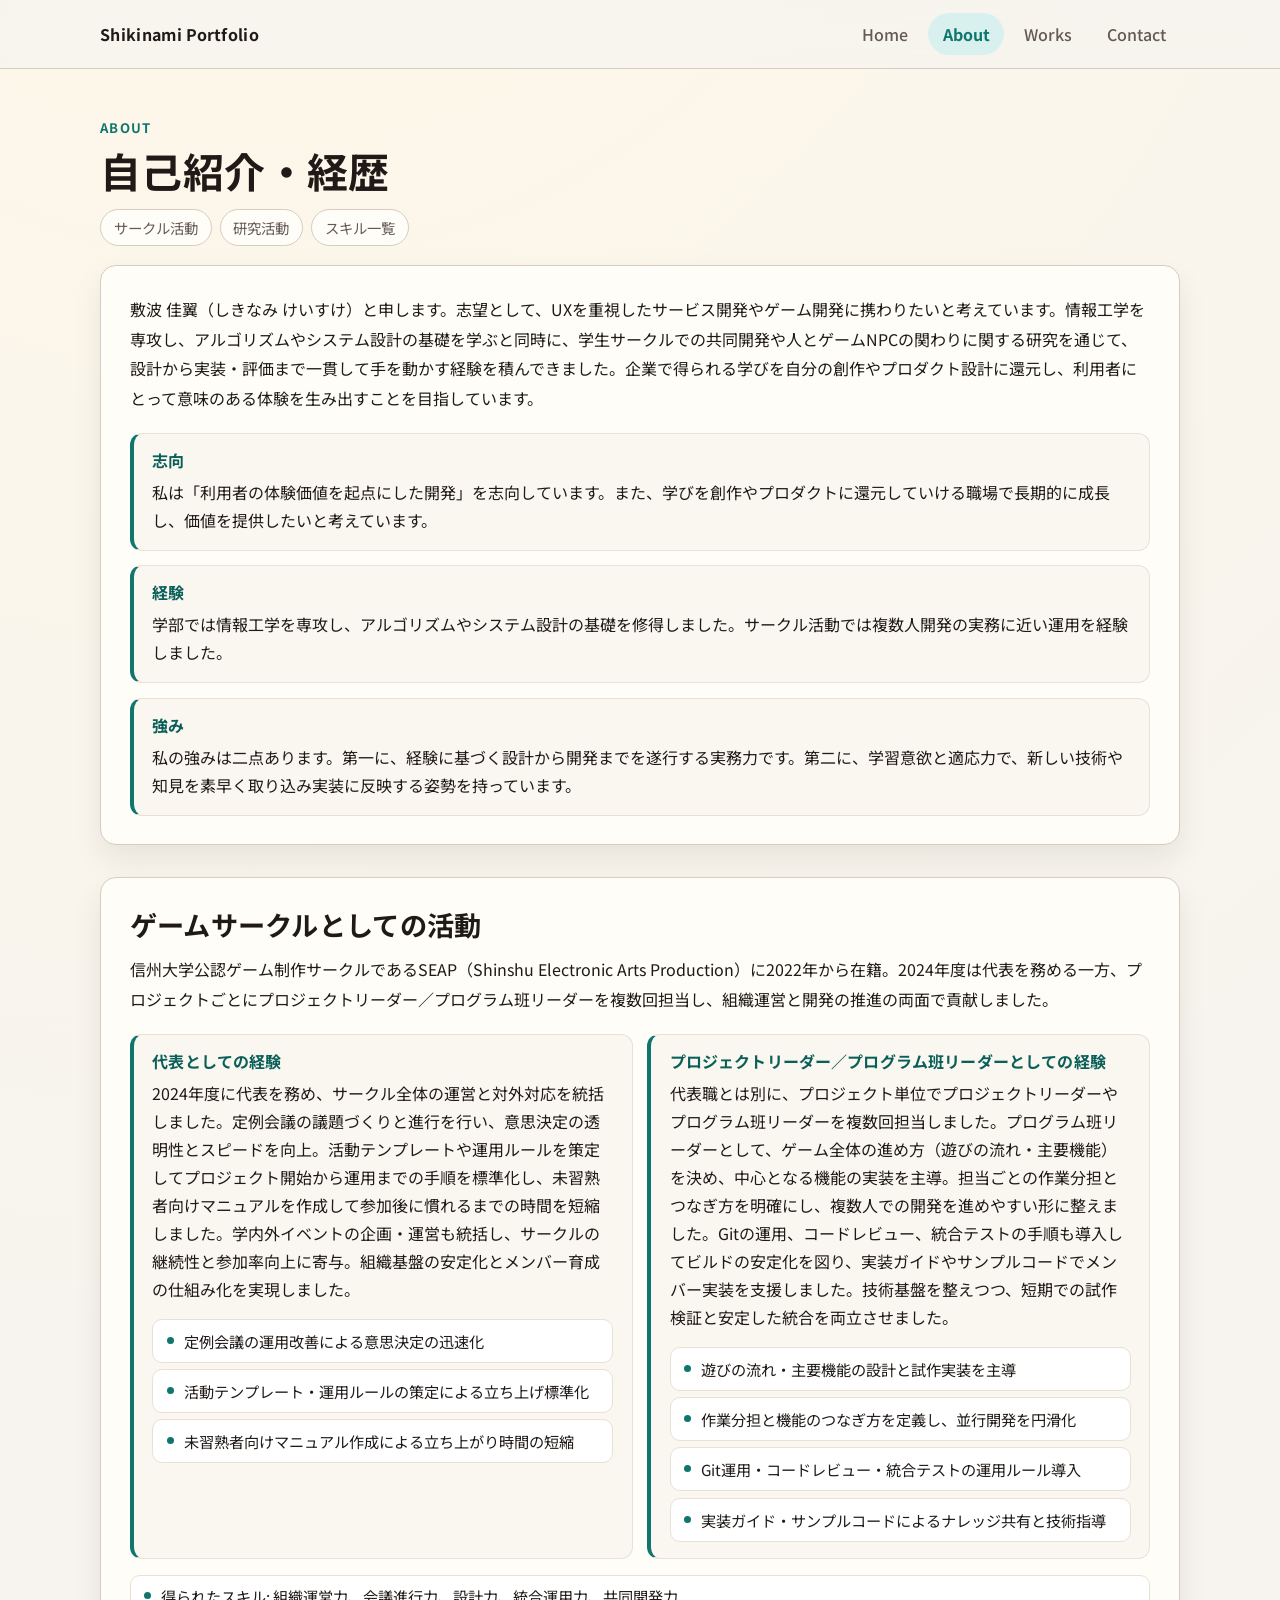
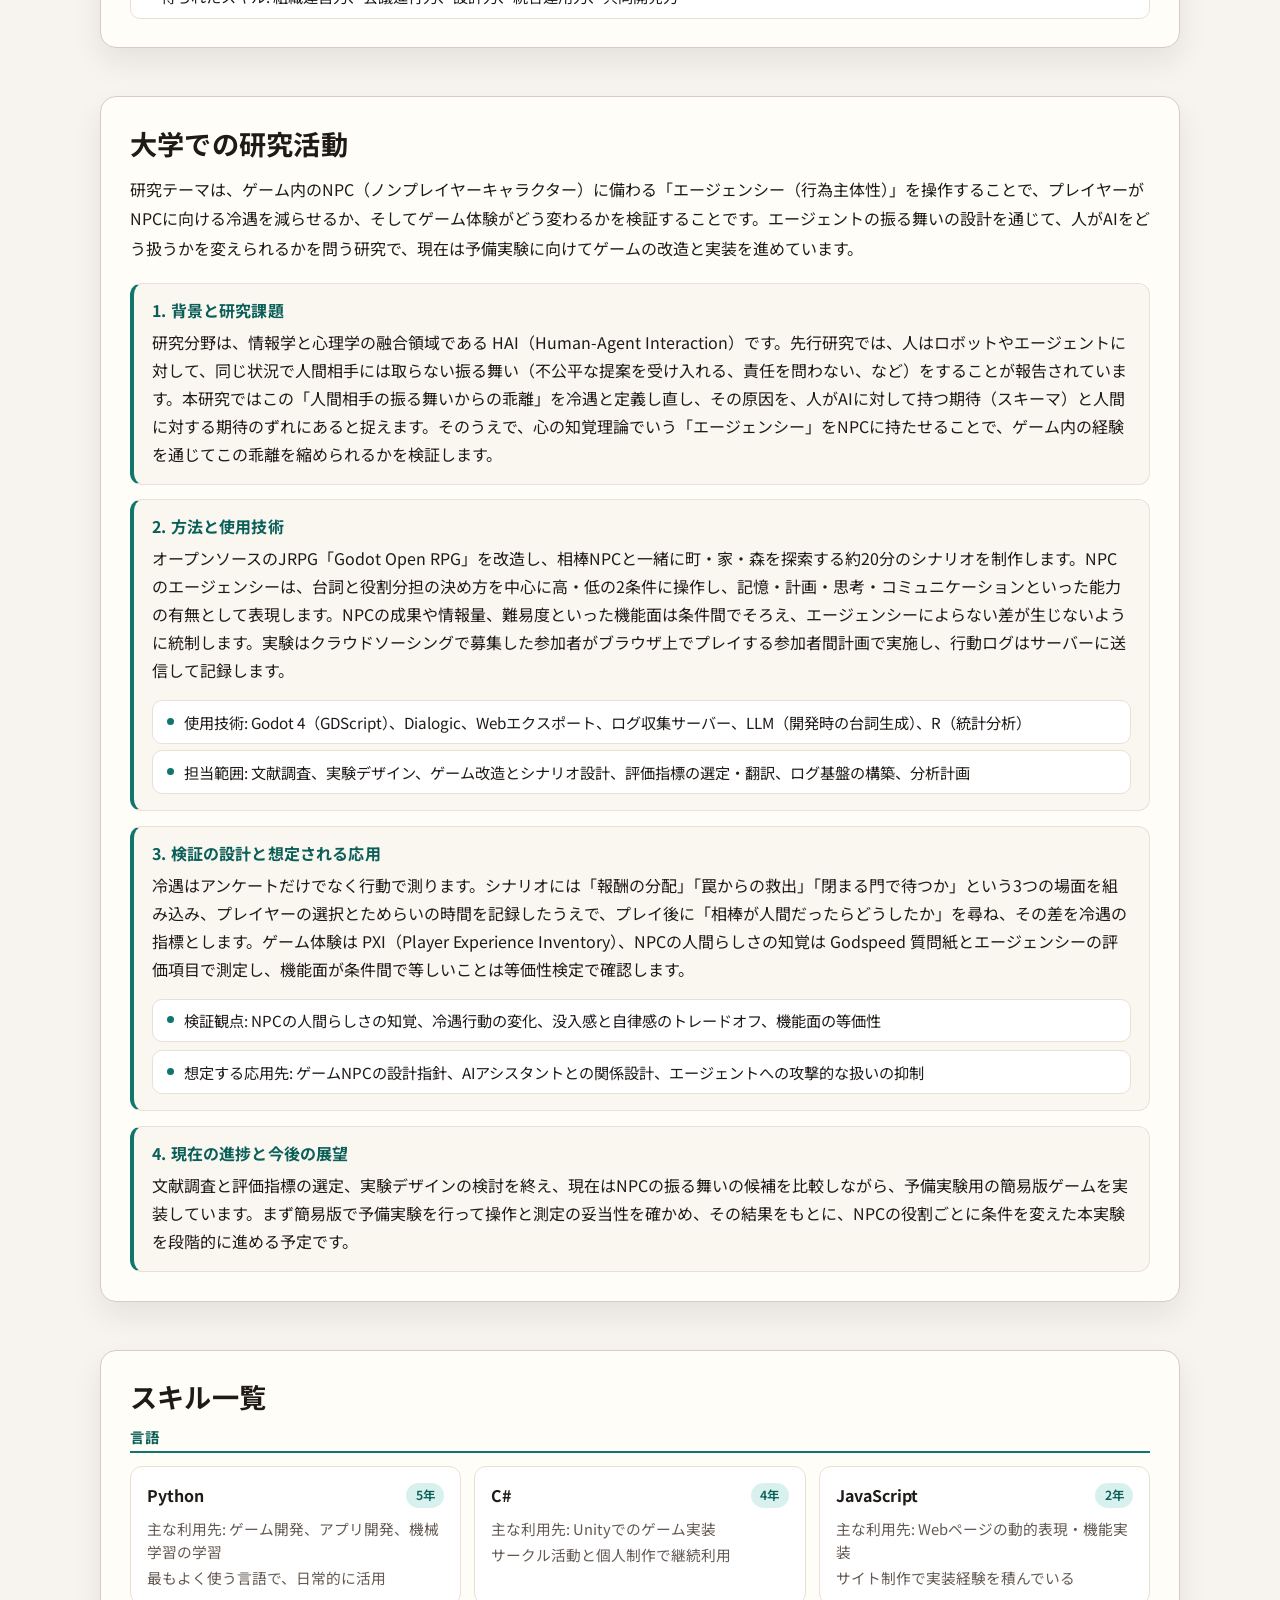
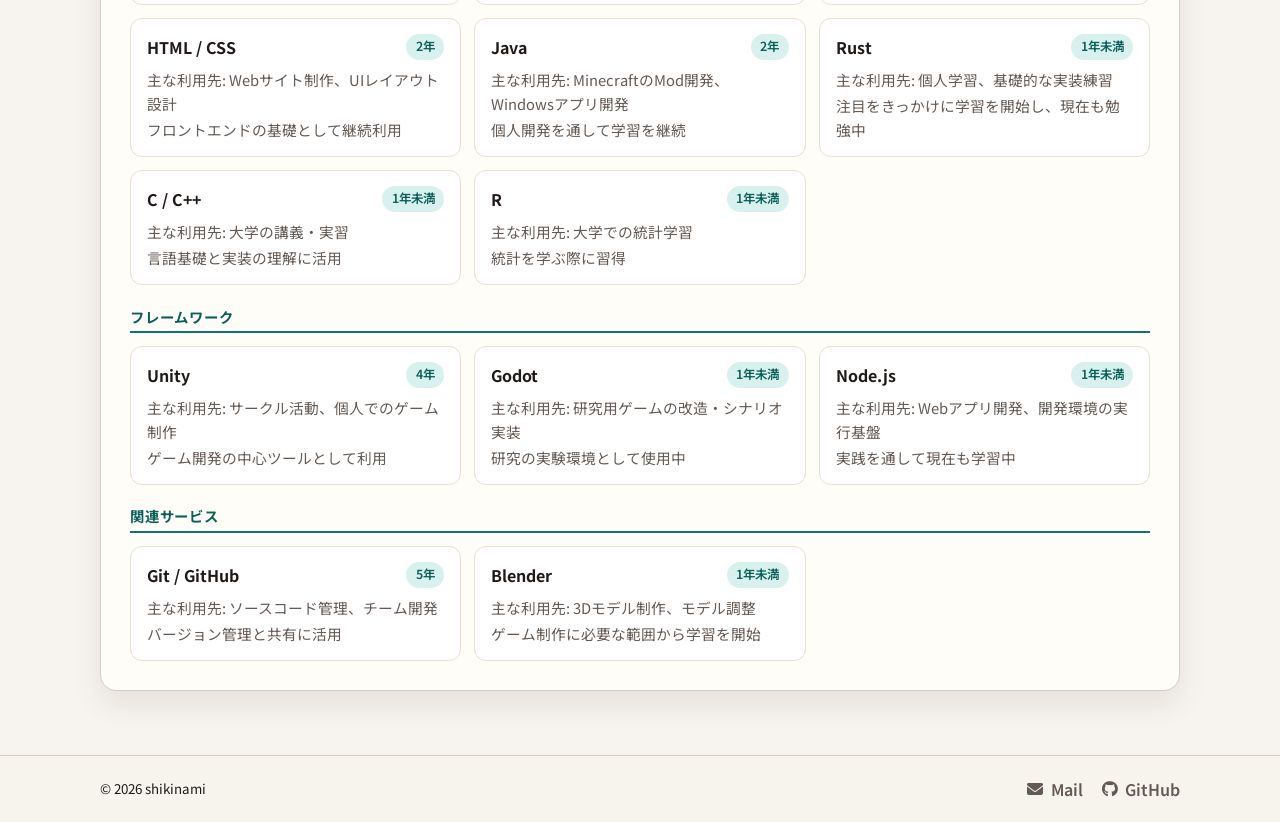
<file: about/index.html>
<!doctype html>
<html lang="ja">
<head>
    <meta charset="UTF-8" />
    <meta name="viewport" content="width=device-width, initial-scale=1.0" />
    <title>About | Shikinami Portfolio</title>
    <meta name="description" content="自己紹介、経歴、スキル、得意分野を紹介するページです。" />
    <link rel="icon" type="image/svg+xml" href="../common/favicon.svg" />
    <link rel="preconnect" href="https://fonts.googleapis.com" />
    <link rel="preconnect" href="https://fonts.gstatic.com" crossorigin />
    <link rel="stylesheet" href="https://fonts.googleapis.com/css2?family=Noto+Sans+JP:wght@400;500;700&display=swap" />
    <link rel="stylesheet" href="../common/css/base.css" />
    <link rel="stylesheet" href="style.css" />
</head>

<body data-page="about">
    <div data-include="../common/components/header.html"></div>

    <main>
        <section class="section">
            <div class="container">
                <p class="eyebrow">About</p>
                <h1>自己紹介・経歴</h1>
                <nav class="about-nav" aria-label="About内のセクション移動">
                    <a href="#circle-activity">サークル活動</a>
                    <a href="#research-activity">研究活動</a>
                    <a href="#skills">スキル一覧</a>
                </nav>
                <article class="card" id="profile-overview">
                    <p class="summary-lead">
                        敷波 佳翼（しきなみ けいすけ）と申します。志望として、UXを重視したサービス開発やゲーム開発に携わりたいと考えています。情報工学を専攻し、アルゴリズムやシステム設計の基礎を学ぶと同時に、学生サークルでの共同開発や人とゲームNPCの関わりに関する研究を通じて、設計から実装・評価まで一貫して手を動かす経験を積んできました。企業で得られる学びを自分の創作やプロダクト設計に還元し、利用者にとって意味のある体験を生み出すことを目指しています。
                    </p>

                    <div class="profile-flow">
                        <section class="profile-step">
                            <h3>志向</h3>
                            <p>
                                私は「利用者の体験価値を起点にした開発」を志向しています。また、学びを創作やプロダクトに還元していける職場で長期的に成長し、価値を提供したいと考えています。
                            </p>
                        </section>

                        <section class="profile-step">
                            <h3>経験</h3>
                            <p>
                                学部では情報工学を専攻し、アルゴリズムやシステム設計の基礎を修得しました。サークル活動では複数人開発の実務に近い運用を経験しました。
                            </p>
                        </section>

                        <section class="profile-step">
                            <h3>強み</h3>
                            <p>
                                私の強みは二点あります。第一に、経験に基づく設計から開発までを遂行する実務力です。第二に、学習意欲と適応力で、新しい技術や知見を素早く取り込み実装に反映する姿勢を持っています。
                            </p>
                        </section>
                    </div>
                </article>
            </div>
        </section>

        <section class="section">
            <div class="container">
                <article class="card">
                    <h2 id="circle-activity">ゲームサークルとしての活動</h2>
                    <p class="summary-lead">
                        信州大学公認ゲーム制作サークルであるSEAP（Shinshu Electronic Arts Production）に2022年から在籍。2024年度は代表を務める一方、プロジェクトごとにプロジェクトリーダー／プログラム班リーダーを複数回担当し、組織運営と開発の推進の両面で貢献しました。
                    </p>

                    <div class="role-grid">
                        <section class="role-card">
                            <h3>代表としての経験</h3>
                            <p>
                                2024年度に代表を務め、サークル全体の運営と対外対応を統括しました。定例会議の議題づくりと進行を行い、意思決定の透明性とスピードを向上。活動テンプレートや運用ルールを策定してプロジェクト開始から運用までの手順を標準化し、未習熟者向けマニュアルを作成して参加後に慣れるまでの時間を短縮しました。学内外イベントの企画・運営も統括し、サークルの継続性と参加率向上に寄与。組織基盤の安定化とメンバー育成の仕組み化を実現しました。
                            </p>
                            <ul class="list feature-list compact-list">
                                <li>定例会議の運用改善による意思決定の迅速化</li>
                                <li>活動テンプレート・運用ルールの策定による立ち上げ標準化</li>
                                <li>未習熟者向けマニュアル作成による立ち上がり時間の短縮</li>
                            </ul>
                        </section>

                        <section class="role-card">
                            <h3>プロジェクトリーダー／プログラム班リーダーとしての経験</h3>
                            <p>
                                代表職とは別に、プロジェクト単位でプロジェクトリーダーやプログラム班リーダーを複数回担当しました。プログラム班リーダーとして、ゲーム全体の進め方（遊びの流れ・主要機能）を決め、中心となる機能の実装を主導。担当ごとの作業分担とつなぎ方を明確にし、複数人での開発を進めやすい形に整えました。Gitの運用、コードレビュー、統合テストの手順も導入してビルドの安定化を図り、実装ガイドやサンプルコードでメンバー実装を支援しました。技術基盤を整えつつ、短期での試作検証と安定した統合を両立させました。
                            </p>
                            <ul class="list feature-list compact-list">
                                <li>遊びの流れ・主要機能の設計と試作実装を主導</li>
                                <li>作業分担と機能のつなぎ方を定義し、並行開発を円滑化</li>
                                <li>Git運用・コードレビュー・統合テストの運用ルール導入</li>
                                <li>実装ガイド・サンプルコードによるナレッジ共有と技術指導</li>
                            </ul>
                        </section>
                    </div>

                    <ul class="list card-bullet-list">
                        <li>得られたスキル: 組織運営力、会議進行力、設計力、統合運用力、共同開発力</li>
                    </ul>

                </article>
            </div>
        </section>

        <section class="section">
            <div class="container">
                <article class="card">
                    <h2 id="research-activity">大学での研究活動</h2>
                    <p class="summary-lead">
                        研究テーマは、ゲーム内のNPC（ノンプレイヤーキャラクター）に備わる「エージェンシー（行為主体性）」を操作することで、プレイヤーがNPCに向ける冷遇を減らせるか、そしてゲーム体験がどう変わるかを検証することです。エージェントの振る舞いの設計を通じて、人がAIをどう扱うかを変えられるかを問う研究で、現在は予備実験に向けてゲームの改造と実装を進めています。
                    </p>

                    <div class="research-flow">
                        <section class="research-step">
                            <h3>1. 背景と研究課題</h3>
                            <p>
                                研究分野は、情報学と心理学の融合領域である HAI（Human-Agent Interaction）です。先行研究では、人はロボットやエージェントに対して、同じ状況で人間相手には取らない振る舞い（不公平な提案を受け入れる、責任を問わない、など）をすることが報告されています。本研究ではこの「人間相手の振る舞いからの乖離」を冷遇と定義し直し、その原因を、人がAIに対して持つ期待（スキーマ）と人間に対する期待のずれにあると捉えます。そのうえで、心の知覚理論でいう「エージェンシー」をNPCに持たせることで、ゲーム内の経験を通じてこの乖離を縮められるかを検証します。
                            </p>
                        </section>

                        <section class="research-step">
                            <h3>2. 方法と使用技術</h3>
                            <p>
                                オープンソースのJRPG「Godot Open RPG」を改造し、相棒NPCと一緒に町・家・森を探索する約20分のシナリオを制作します。NPCのエージェンシーは、台詞と役割分担の決め方を中心に高・低の2条件に操作し、記憶・計画・思考・コミュニケーションといった能力の有無として表現します。NPCの成果や情報量、難易度といった機能面は条件間でそろえ、エージェンシーによらない差が生じないように統制します。実験はクラウドソーシングで募集した参加者がブラウザ上でプレイする参加者間計画で実施し、行動ログはサーバーに送信して記録します。
                            </p>
                            <ul class="list feature-list compact-list">
                                <li>使用技術: Godot 4（GDScript）、Dialogic、Webエクスポート、ログ収集サーバー、LLM（開発時の台詞生成）、R（統計分析）</li>
                                <li>担当範囲: 文献調査、実験デザイン、ゲーム改造とシナリオ設計、評価指標の選定・翻訳、ログ基盤の構築、分析計画</li>
                            </ul>
                        </section>

                        <section class="research-step">
                            <h3>3. 検証の設計と想定される応用</h3>
                            <p>
                                冷遇はアンケートだけでなく行動で測ります。シナリオには「報酬の分配」「罠からの救出」「閉まる門で待つか」という3つの場面を組み込み、プレイヤーの選択とためらいの時間を記録したうえで、プレイ後に「相棒が人間だったらどうしたか」を尋ね、その差を冷遇の指標とします。ゲーム体験は PXI（Player Experience Inventory）、NPCの人間らしさの知覚は Godspeed 質問紙とエージェンシーの評価項目で測定し、機能面が条件間で等しいことは等価性検定で確認します。
                            </p>
                            <ul class="list card-bullet-list">
                                <li>検証観点: NPCの人間らしさの知覚、冷遇行動の変化、没入感と自律感のトレードオフ、機能面の等価性</li>
                                <li>想定する応用先: ゲームNPCの設計指針、AIアシスタントとの関係設計、エージェントへの攻撃的な扱いの抑制</li>
                            </ul>
                        </section>

                        <section class="research-step">
                            <h3>4. 現在の進捗と今後の展望</h3>
                            <p>
                                文献調査と評価指標の選定、実験デザインの検討を終え、現在はNPCの振る舞いの候補を比較しながら、予備実験用の簡易版ゲームを実装しています。まず簡易版で予備実験を行って操作と測定の妥当性を確かめ、その結果をもとに、NPCの役割ごとに条件を変えた本実験を段階的に進める予定です。
                            </p>
                        </section>
                    </div>
                </article>
            </div>
        </section>

        <section class="section">
            <div class="container">
                <article class="card">
                    <h2 id="skills">スキル一覧</h2>

                    <div class="skill-category">
                        <h3>言語</h3>
                        <ul class="skill-list">
                            <li>
                                <div class="skill-head">
                                    <p class="skill-name">Python</p>
                                    <span class="skill-years">5年</span>
                                </div>
                                <p class="skill-meta">主な利用先: ゲーム開発、アプリ開発、機械学習の学習</p>
                                <p class="skill-meta">最もよく使う言語で、日常的に活用</p>
                            </li>
                            <li>
                                <div class="skill-head">
                                    <p class="skill-name">C#</p>
                                    <span class="skill-years">4年</span>
                                </div>
                                <p class="skill-meta">主な利用先: Unityでのゲーム実装</p>
                                <p class="skill-meta">サークル活動と個人制作で継続利用</p>
                            </li>
                            <li>
                                <div class="skill-head">
                                    <p class="skill-name">JavaScript</p>
                                    <span class="skill-years">2年</span>
                                </div>
                                <p class="skill-meta">主な利用先: Webページの動的表現・機能実装</p>
                                <p class="skill-meta">サイト制作で実装経験を積んでいる</p>
                            </li>
                            <li>
                                <div class="skill-head">
                                    <p class="skill-name">HTML / CSS</p>
                                    <span class="skill-years">2年</span>
                                </div>
                                <p class="skill-meta">主な利用先: Webサイト制作、UIレイアウト設計</p>
                                <p class="skill-meta">フロントエンドの基礎として継続利用</p>
                            </li>
                            <li>
                                <div class="skill-head">
                                    <p class="skill-name">Java</p>
                                    <span class="skill-years">2年</span>
                                </div>
                                <p class="skill-meta">主な利用先: MinecraftのMod開発、Windowsアプリ開発</p>
                                <p class="skill-meta">個人開発を通して学習を継続</p>
                            </li>
                            <li>
                                <div class="skill-head">
                                    <p class="skill-name">Rust</p>
                                    <span class="skill-years">1年未満</span>
                                </div>
                                <p class="skill-meta">主な利用先: 個人学習、基礎的な実装練習</p>
                                <p class="skill-meta">注目をきっかけに学習を開始し、現在も勉強中</p>
                            </li>
                            <li>
                                <div class="skill-head">
                                    <p class="skill-name">C / C++</p>
                                    <span class="skill-years">1年未満</span>
                                </div>
                                <p class="skill-meta">主な利用先: 大学の講義・実習</p>
                                <p class="skill-meta">言語基礎と実装の理解に活用</p>
                            </li>
                            <li>
                                <div class="skill-head">
                                    <p class="skill-name">R</p>
                                    <span class="skill-years">1年未満</span>
                                </div>
                                <p class="skill-meta">主な利用先: 大学での統計学習</p>
                                <p class="skill-meta">統計を学ぶ際に習得</p>
                            </li>

                        </ul>
                    </div>

                    <div class="skill-category">
                        <h3>フレームワーク</h3>
                        <ul class="skill-list">
                            <li>
                                <div class="skill-head">
                                    <p class="skill-name">Unity</p>
                                    <span class="skill-years">4年</span>
                                </div>
                                <p class="skill-meta">主な利用先: サークル活動、個人でのゲーム制作</p>
                                <p class="skill-meta">ゲーム開発の中心ツールとして利用</p>
                            </li>
                            <li>
                                <div class="skill-head">
                                    <p class="skill-name">Godot</p>
                                    <span class="skill-years">1年未満</span>
                                </div>
                                <p class="skill-meta">主な利用先: 研究用ゲームの改造・シナリオ実装</p>
                                <p class="skill-meta">研究の実験環境として使用中</p>
                            </li>
                            <li>
                                <div class="skill-head">
                                    <p class="skill-name">Node.js</p>
                                    <span class="skill-years">1年未満</span>
                                </div>
                                <p class="skill-meta">主な利用先: Webアプリ開発、開発環境の実行基盤</p>
                                <p class="skill-meta">実践を通して現在も学習中</p>
                            </li>
                        </ul>
                    </div>

                    <div class="skill-category">
                        <h3>関連サービス</h3>
                        <ul class="skill-list">
                            <li>
                                <div class="skill-head">
                                    <p class="skill-name">Git / GitHub</p>
                                    <span class="skill-years">5年</span>
                                </div>
                                <p class="skill-meta">主な利用先: ソースコード管理、チーム開発</p>
                                <p class="skill-meta">バージョン管理と共有に活用</p>
                            </li>
                            <li>
                                <div class="skill-head">
                                    <p class="skill-name">Blender</p>
                                    <span class="skill-years">1年未満</span>
                                </div>
                                <p class="skill-meta">主な利用先: 3Dモデル制作、モデル調整</p>
                                <p class="skill-meta">ゲーム制作に必要な範囲から学習を開始</p>
                            </li>

                        </ul>
                    </div>
                </article>
            </div>
        </section>
    </main>

    <div data-include="../common/components/footer.html"></div>

    <script src="../common/js/layout.js"></script>
    <script src="script.js"></script>
</body>
</html>
</file>
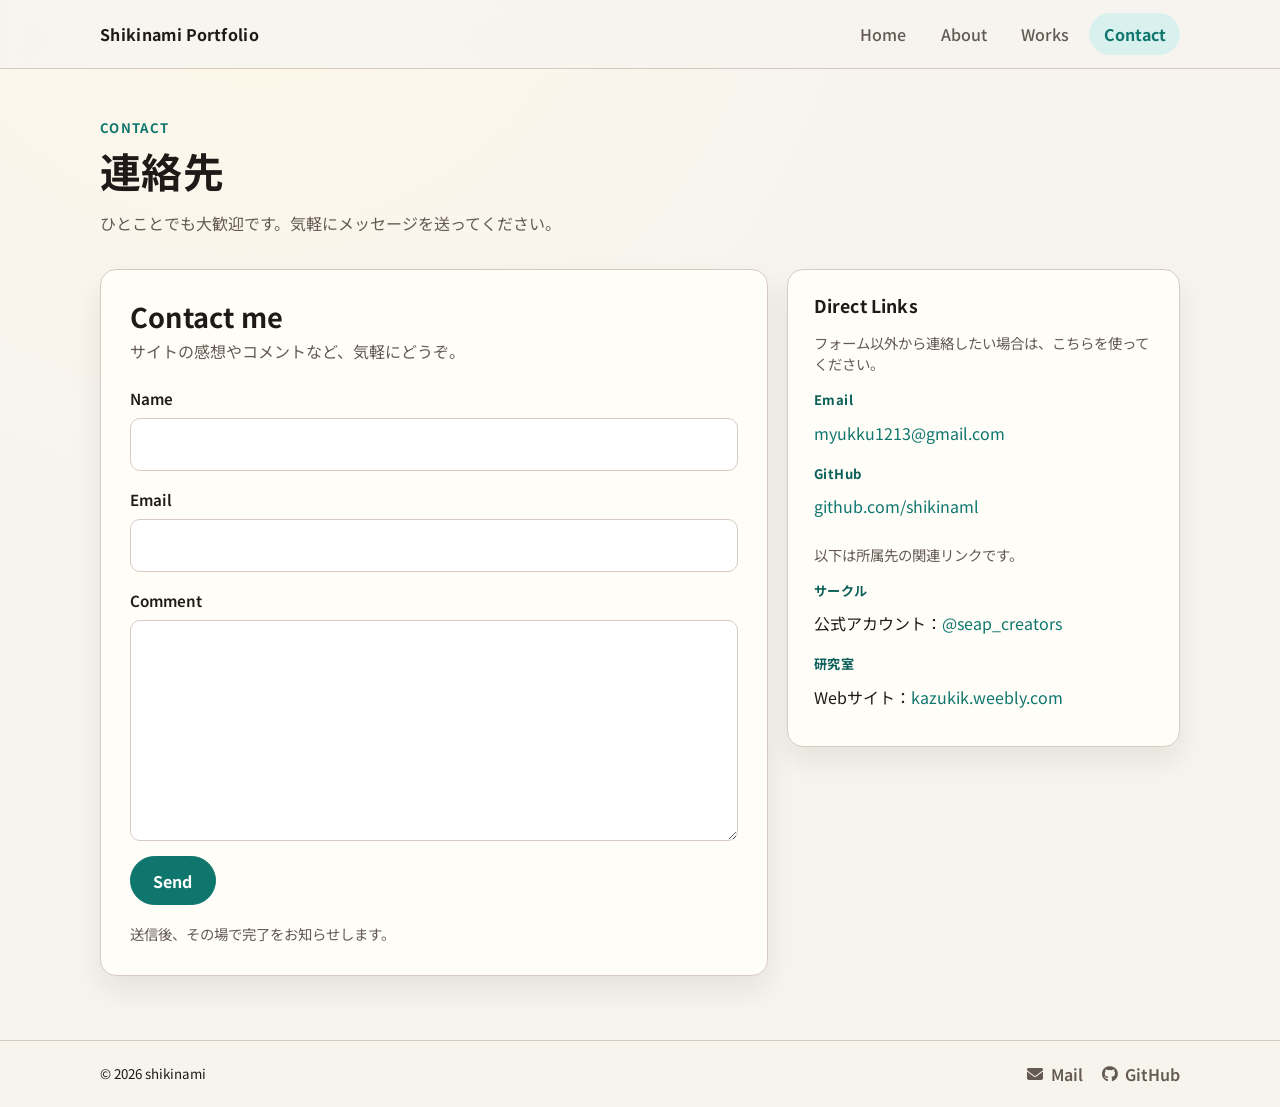
<file: contact/index.html>
<!doctype html>
<html lang="ja">
<head>
    <meta charset="UTF-8" />
    <meta name="viewport" content="width=device-width, initial-scale=1.0" />
    <title>Contact | Shikinami Portfolio</title>
    <meta name="description" content="連絡先ページです。メールフォームと各種リンクを掲載しています。" />
    <link rel="icon" type="image/svg+xml" href="../common/favicon.svg" />
    <link rel="preconnect" href="https://fonts.googleapis.com" />
    <link rel="preconnect" href="https://fonts.gstatic.com" crossorigin />
    <link rel="stylesheet" href="https://fonts.googleapis.com/css2?family=Noto+Sans+JP:wght@400;500;700&display=swap" />
    <link rel="stylesheet" href="../common/css/base.css" />
    <link rel="stylesheet" href="style.css" />
</head>

<body data-page="contact">
    <div data-include="../common/components/header.html"></div>

    <main>
        <section class="section">
            <div class="container">
                <p class="eyebrow">Contact</p>
                <h1>連絡先</h1>
                <p class="lead">ひとことでも大歓迎です。気軽にメッセージを送ってください。</p>
            </div>
        </section>

        <section class="section">
            <div class="container contact-main">
                <article class="contact-form-panel">
                    <h2>Contact me</h2>
                    <p class="form-lead">サイトの感想やコメントなど、気軽にどうぞ。</p>
                    <form class="contact-form" id="contact-form">
                        <div class="field-row">
                            <label for="contact-name">Name</label>
                            <input id="contact-name" name="name" type="text" autocomplete="name" required />
                        </div>

                        <div class="field-row">
                            <label for="contact-email">Email</label>
                            <input id="contact-email" name="email" type="email" autocomplete="email" required />
                        </div>

                        <div class="field-row">
                            <label for="contact-message">Comment</label>
                            <textarea id="contact-message" name="message" rows="7" required></textarea>
                        </div>

                        <button class="send-button" type="submit">Send</button>
                        <p class="form-note" id="form-note" aria-live="polite">送信後、その場で完了をお知らせします。</p>
                    </form>
                </article>

                <aside class="contact-sub-links" aria-label="その他の連絡先">
                    <h2>Direct Links</h2>
                    <p class="account-note">フォーム以外から連絡したい場合は、こちらを使ってください。</p>
                    <dl class="account-list">
                        <dt>Email</dt>
                        <dd><a href="mailto:myukku1213@gmail.com">myukku1213@gmail.com</a></dd>
                        <dt>GitHub</dt>
                        <dd><a href="https://github.com/shikinaml" target="_blank" rel="noopener noreferrer">github.com/shikinaml</a></dd>
                    </dl>

                    <p class="account-note">以下は所属先の関連リンクです。</p>
                    <dl class="account-list">
                        <dt>サークル</dt>
                        <dd>公式アカウント：<a href="https://x.com/seap_creators" target="_blank" rel="noopener noreferrer">@seap_creators</a></dd>
                        <dt>研究室</dt>
                        <dd>Webサイト：<a href="https://kazukik.weebly.com/" target="_blank" rel="noopener noreferrer">kazukik.weebly.com</a></dd>
                    </dl>
                </aside>
            </div>
        </section>
    </main>

    <div data-include="../common/components/footer.html"></div>

    <script src="../common/js/layout.js"></script>
    <script src="script.js"></script>
</body>
</html>
</file>
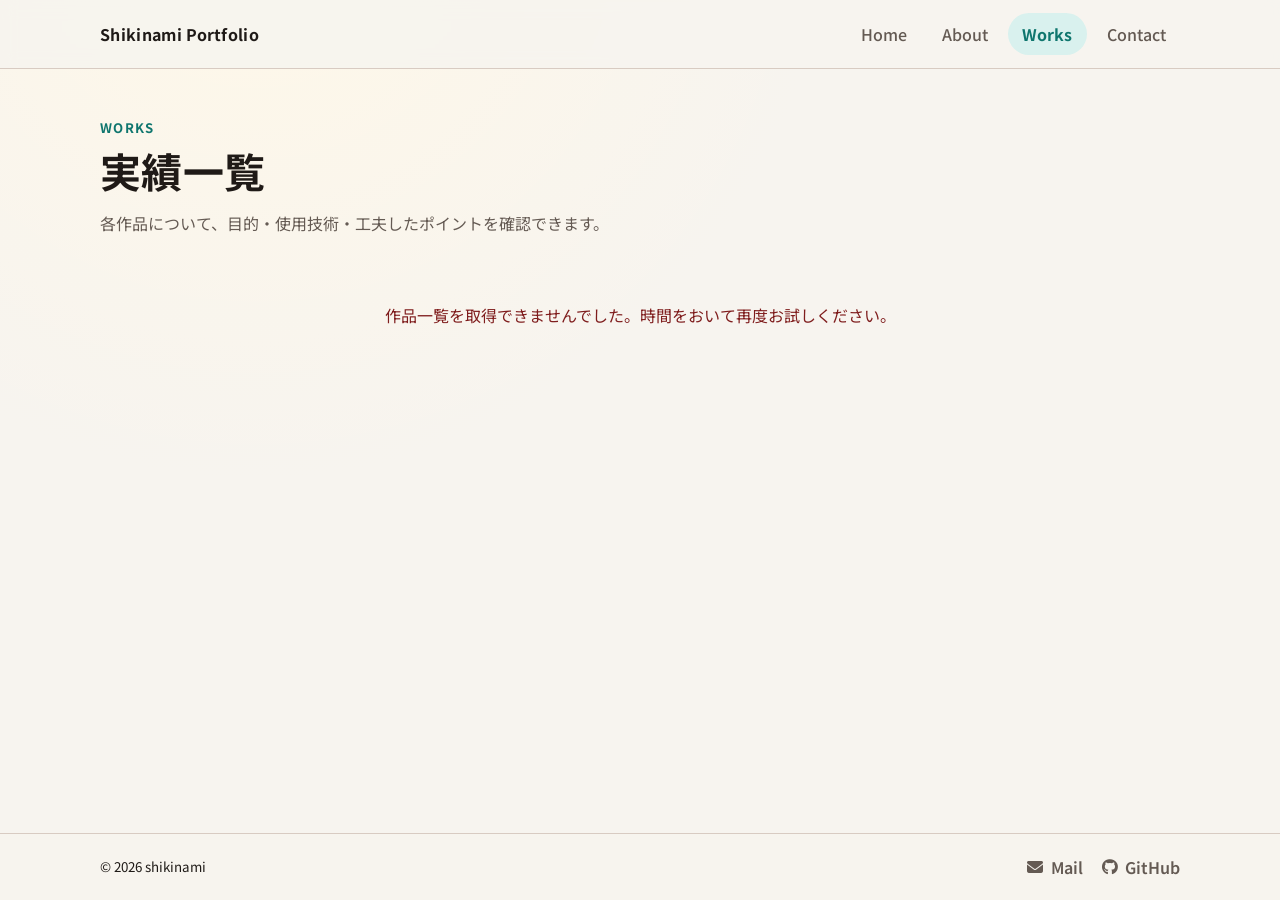
<file: works/index.html>
<!doctype html>
<html lang="ja">
<head>
    <meta charset="UTF-8" />
    <meta name="viewport" content="width=device-width, initial-scale=1.0" />
    <title>Works | Shikinami Portfolio</title>
    <meta name="description" content="制作実績一覧ページです。目的、技術、工夫点を掲載しています。" />
    <link rel="icon" type="image/svg+xml" href="../common/favicon.svg" />
    <link rel="preconnect" href="https://fonts.googleapis.com" />
    <link rel="preconnect" href="https://fonts.gstatic.com" crossorigin />
    <link rel="stylesheet" href="https://fonts.googleapis.com/css2?family=Noto+Sans+JP:wght@400;500;700&display=swap" />
    <link rel="stylesheet" href="../common/css/base.css" />
    <link rel="stylesheet" href="style.css" />
</head>

<body data-page="works">
    <div data-include="../common/components/header.html"></div>

    <main>
        <section class="section">
            <div class="container">
                <p class="eyebrow">Works</p>
                <h1>実績一覧</h1>
                <p class="lead">各作品について、目的・使用技術・工夫したポイントを確認できます。</p>
            </div>
        </section>

        <section class="section">
            <div class="container">
                <div class="works-grid" id="worksGrid">
                    <!-- ここにJavaScriptで作品パネルが挿入 -->
                </div>
            </div>
        </section>

        <!-- モーダル -->
        <div class="modal" id="workModal" style="display: none;">
            <div class="modal-overlay" id="modalOverlay"></div>
            <div class="modal-shell" role="dialog" aria-modal="true" aria-labelledby="modalTitle">
                <div class="modal-topbar">
                    <h2 class="modal-title" id="modalTitle"></h2>
                    <button class="modal-close" id="modalClose" aria-label="モーダルを閉じる">&times;</button>
                </div>
                <div class="modal-content">
                    <div id="modalBody"></div>
                </div>
            </div>
        </div>
    </main>

    <div data-include="../common/components/footer.html"></div>

    <script src="../common/js/layout.js"></script>
    <script src="script.js"></script>
</body>
</html>
</file>
<file: common/css/base.css>
:root {
    --bg: #f7f4ef;
    --paper: #fffdf8;
    --paper-soft: #faf6f0;
    --ink: #1f1a17;
    --muted: #645a53;
    --line: #d8cbc2;
    --line-soft: #e9e0d7;
    --accent: #0f766e;
    --accent-strong: #0b5f59;
    --accent-soft: #d9f1ee;
    --tag-bg: #efe7dc;
    --tag-ink: #584b41;
    --shadow: 0 14px 30px rgba(28, 22, 19, 0.08);
    --shadow-hover: 0 18px 34px rgba(28, 22, 19, 0.14);
    --radius-lg: 16px;
    --radius-md: 12px;
    --radius-sm: 8px;
    --header-height: 68px;
    --font-sans: "Noto Sans JP", "Yu Gothic UI", "Hiragino Kaku Gothic ProN", "Meiryo", sans-serif;
}

* {
    box-sizing: border-box;
}

html {
    scroll-behavior: smooth;
    scroll-padding-top: calc(var(--header-height) + 1rem);
    -webkit-text-size-adjust: 100%;
}

html,
body {
    margin: 0;
    padding: 0;
}

body {
    min-height: 100vh;
    display: flex;
    flex-direction: column;
    font-family: var(--font-sans);
    font-size: 1rem;
    background: radial-gradient(circle at 20% -10%, #fff8e8 0%, transparent 40%), var(--bg);
    color: var(--ink);
    line-height: 1.75;
    overflow-wrap: anywhere;
}

body.modal-open {
    overflow: hidden;
}

/* Partial wrappers must not create a box, otherwise the sticky header only sticks inside its wrapper */
[data-include] {
    display: contents;
}

main {
    flex: 1 0 auto;
}

a {
    color: inherit;
    text-decoration: none;
}

a:focus-visible,
button:focus-visible,
[tabindex]:focus-visible {
    outline: 2px solid var(--accent);
    outline-offset: 3px;
    border-radius: 6px;
}

img {
    max-width: 100%;
    height: auto;
}

.container {
    width: min(1080px, 92%);
    margin: 0 auto;
}

/* Header */
.site-header {
    position: sticky;
    top: 0;
    z-index: 20;
    -webkit-backdrop-filter: blur(8px);
    backdrop-filter: blur(8px);
    background: rgba(247, 244, 239, 0.9);
    border-bottom: 1px solid var(--line);
}

.header-inner {
    display: flex;
    align-items: center;
    justify-content: space-between;
    gap: 1rem;
    min-height: var(--header-height);
}

.brand {
    font-weight: 700;
    letter-spacing: 0.02em;
}

.global-nav {
    display: flex;
    gap: 0.35rem;
    align-items: center;
}

.global-nav a {
    padding: 0.45rem 0.9rem;
    border-radius: 999px;
    color: var(--muted);
    font-weight: 500;
    transition: background 0.2s ease, color 0.2s ease;
}

.global-nav a:hover {
    color: var(--accent);
    background: rgba(217, 241, 238, 0.6);
}

.global-nav a.is-current {
    background: var(--accent-soft);
    color: var(--accent);
    font-weight: 700;
}

.menu-toggle {
    display: none;
    border: 1px solid var(--line);
    background: var(--paper);
    color: var(--ink);
    border-radius: 999px;
    padding: 0.4rem 0.9rem;
    font: inherit;
    font-size: 0.9rem;
    cursor: pointer;
}

/* Layout */
.section {
    padding: 3rem 0;
}

.section + .section {
    padding-top: 0;
}

main > .section:first-child {
    padding-bottom: 2rem;
}

.eyebrow {
    color: var(--accent);
    letter-spacing: 0.1em;
    text-transform: uppercase;
    font-size: 0.82rem;
    font-weight: 700;
    margin: 0 0 0.3rem;
}

h1,
h2,
h3 {
    line-height: 1.25;
    letter-spacing: 0.01em;
}

h1 {
    font-size: clamp(1.9rem, 3.2vw, 3rem);
    margin: 0.2rem 0 0.8rem;
}

h2 {
    font-size: clamp(1.35rem, 2.2vw, 1.7rem);
    margin: 0 0 0.9rem;
}

h3 {
    font-size: 1.05rem;
    margin: 0 0 0.5rem;
}

.lead {
    max-width: 72ch;
    color: var(--muted);
    margin: 0;
}

.grid-two {
    display: grid;
    grid-template-columns: repeat(2, minmax(0, 1fr));
    gap: 1.2rem;
}

.grid-three {
    display: grid;
    grid-template-columns: repeat(3, minmax(0, 1fr));
    gap: 1.2rem;
}

.card {
    background: var(--paper);
    border: 1px solid var(--line);
    border-radius: var(--radius-lg);
    padding: clamp(1.2rem, 2.5vw, 1.8rem);
    box-shadow: var(--shadow);
}

.text-link {
    display: inline-flex;
    align-items: center;
    gap: 0.3rem;
    color: var(--accent);
    font-weight: 600;
}

.text-link::after {
    content: "\2192";
    transition: transform 0.2s ease;
}

.text-link:hover::after {
    transform: translateX(3px);
}

.list {
    display: grid;
    gap: 0.6rem;
    padding-left: 1.2rem;
    margin: 0;
}

.tag {
    display: inline-block;
    font-size: 0.8rem;
    line-height: 1.5;
    background: var(--tag-bg);
    color: var(--tag-ink);
    border-radius: 999px;
    padding: 0.2rem 0.65rem;
}

/* Footer */
.site-footer {
    margin-top: 1rem;
    border-top: 1px solid var(--line);
    background: rgba(247, 244, 239, 0.96);
    padding: 1.2rem 0;
}

.footer-inner {
    display: flex;
    justify-content: space-between;
    align-items: center;
    gap: 1rem;
}

.footer-links {
    display: flex;
    gap: 1.2rem;
}

.footer-link {
    display: inline-flex;
    align-items: center;
    gap: 0.45rem;
    padding: 0;
    border: 0;
    background: transparent;
    color: var(--muted);
    font-weight: 600;
    text-decoration: none;
    transition: color 0.2s ease;
}

.footer-link:hover {
    color: var(--accent);
    text-decoration: underline;
}

.footer-link i {
    font-size: 1rem;
    flex-shrink: 0;
}

@media (max-width: 840px) {
    .grid-two,
    .grid-three {
        grid-template-columns: 1fr;
    }

    .menu-toggle {
        display: inline-block;
    }

    .global-nav {
        position: absolute;
        top: calc(100% + 0.4rem);
        right: 4%;
        left: 4%;
        background: var(--paper);
        border: 1px solid var(--line);
        border-radius: 14px;
        padding: 0.6rem;
        box-shadow: var(--shadow);
        display: none;
        flex-direction: column;
        align-items: stretch;
    }

    .global-nav.is-open {
        display: flex;
    }

    .global-nav a {
        text-align: center;
    }

    .section {
        padding: 2.5rem 0;
    }

    main > .section:first-child {
        padding-bottom: 1.5rem;
    }
}

@media (prefers-reduced-motion: reduce) {
    html {
        scroll-behavior: auto;
    }

    *,
    *::before,
    *::after {
        transition: none !important;
        animation: none !important;
    }
}
</file>
<file: about/style.css>
/* About page specific styles */

.summary-lead {
    margin: 0;
    color: var(--ink);
    line-height: 1.85;
}

.about-nav {
    margin: 0 0 1.2rem;
    display: flex;
    flex-wrap: wrap;
    gap: 0.5rem;
}

.about-nav a {
    padding: 0.32rem 0.8rem;
    border-radius: 999px;
    border: 1px solid var(--line);
    background: var(--paper);
    color: var(--muted);
    font-size: 0.9rem;
    transition: color 0.2s ease, border-color 0.2s ease, background 0.2s ease;
}

.about-nav a:hover {
    color: var(--accent);
    border-color: var(--accent);
    background: var(--accent-soft);
}

.card > h2 {
    margin-top: 0;
    margin-bottom: 0.9rem;
}

/* Step / role panels: tinted panel with accent bar instead of a full border */
.profile-flow,
.research-flow {
    margin-top: 1.2rem;
    display: grid;
    gap: 0.9rem;
}

.role-grid {
    margin-top: 1.2rem;
    display: grid;
    grid-template-columns: repeat(2, minmax(0, 1fr));
    gap: 0.9rem;
}

.profile-step,
.research-step,
.role-card {
    background: var(--paper-soft);
    border: 1px solid var(--line-soft);
    border-left: 4px solid var(--accent);
    border-radius: var(--radius-md);
    padding: 1rem 1.15rem;
}

.profile-step h3,
.research-step h3,
.role-card h3 {
    margin: 0 0 0.5rem;
    font-size: 1rem;
    color: var(--accent-strong);
}

.profile-step p,
.research-step p,
.role-card p {
    margin: 0;
    line-height: 1.75;
}

/* Bullet rows */
.card-bullet-list,
.feature-list {
    margin: 1rem 0 0;
    list-style: none;
    padding: 0;
    display: grid;
    gap: 0.5rem;
}

.compact-list {
    gap: 0.4rem;
}

.card-bullet-list li,
.feature-list li {
    position: relative;
    padding: 0.55rem 0.9rem 0.55rem 1.9rem;
    border: 1px solid var(--line-soft);
    border-radius: 10px;
    background: #fff;
    line-height: 1.6;
    font-size: 0.95rem;
}

.card-bullet-list li::before,
.feature-list li::before {
    content: "";
    position: absolute;
    left: 0.85rem;
    top: 1.05rem;
    width: 7px;
    height: 7px;
    border-radius: 50%;
    background: var(--accent);
}

/* Skills */
.skill-category {
    margin-top: 1.4rem;
}

.skill-category:first-of-type {
    margin-top: 0.4rem;
}

.skill-category h3 {
    margin: 0 0 0.8rem;
    font-size: 0.9rem;
    font-weight: 700;
    letter-spacing: 0.06em;
    color: var(--accent-strong);
    border-bottom: 2px solid var(--accent);
    padding-bottom: 0.35rem;
}

.skill-list {
    list-style: none;
    margin: 0;
    padding: 0;
    display: grid;
    grid-template-columns: repeat(auto-fill, minmax(280px, 1fr));
    gap: 0.8rem;
}

.skill-list li {
    display: flex;
    flex-direction: column;
    gap: 0.15rem;
    padding: 0.9rem 1rem;
    border: 1px solid var(--line-soft);
    border-radius: var(--radius-md);
    background: #fff;
}

.skill-head {
    display: flex;
    align-items: center;
    justify-content: space-between;
    gap: 0.6rem;
    margin-bottom: 0.3rem;
}

.skill-name {
    margin: 0;
    font-weight: 700;
    color: var(--ink);
}

.skill-years {
    flex-shrink: 0;
    font-size: 0.78rem;
    font-weight: 600;
    white-space: nowrap;
    color: var(--accent-strong);
    background: var(--accent-soft);
    border-radius: 999px;
    padding: 0.12rem 0.6rem;
}

.skill-meta {
    margin: 0;
    line-height: 1.6;
    color: var(--muted);
    font-size: 0.92rem;
}

@media (max-width: 860px) {
    .role-grid {
        grid-template-columns: 1fr;
    }

    .about-nav {
        gap: 0.4rem;
    }

    .profile-step,
    .research-step,
    .role-card {
        padding: 0.9rem 1rem;
    }
}
</file>
<file: contact/style.css>
.contact-main {
    display: grid;
    gap: 1.2rem;
    grid-template-columns: minmax(0, 1.7fr) minmax(280px, 1fr);
    align-items: start;
}

.contact-form-panel {
    background: var(--paper);
    border: 1px solid var(--line);
    border-radius: var(--radius-lg);
    padding: clamp(1.2rem, 2.5vw, 1.8rem);
    box-shadow: var(--shadow);
}

.contact-form-panel h2 {
    margin-top: 0;
    margin-bottom: 0.3rem;
}

.form-lead {
    margin: 0 0 1.2rem;
    color: var(--muted);
}

.contact-form {
    display: grid;
    gap: 0.95rem;
}

.field-row {
    display: grid;
    gap: 0.4rem;
}

.field-row label {
    font-weight: 600;
    color: var(--ink);
    font-size: 0.95rem;
}

.field-row input,
.field-row textarea {
    width: 100%;
    border: 1px solid var(--line);
    border-radius: 10px;
    background: #fff;
    color: var(--ink);
    font: inherit;
    padding: 0.72rem 0.86rem;
    transition: border-color 0.2s ease, box-shadow 0.2s ease;
}

.field-row textarea {
    resize: vertical;
    min-height: 168px;
}

.field-row input:focus,
.field-row textarea:focus {
    outline: none;
    border-color: var(--accent);
    box-shadow: 0 0 0 3px var(--accent-soft);
}

.send-button {
    justify-self: start;
    border: 1px solid var(--accent);
    background: var(--accent);
    color: #fff;
    border-radius: 999px;
    padding: 0.6rem 1.4rem;
    font: inherit;
    font-weight: 700;
    cursor: pointer;
    transition: background 0.2s ease, border-color 0.2s ease;
}

.send-button:hover {
    background: var(--accent-strong);
    border-color: var(--accent-strong);
}

.send-button:disabled {
    opacity: 0.6;
    cursor: default;
}

.form-note {
    margin: 0;
    min-height: 1.2rem;
    color: var(--muted);
    font-size: 0.9rem;
}

.contact-sub-links {
    display: grid;
    gap: 0.9rem;
    padding: clamp(1.2rem, 2.5vw, 1.6rem);
    background: var(--paper);
    border: 1px solid var(--line);
    border-radius: var(--radius-lg);
    box-shadow: var(--shadow);
}

.contact-sub-links h2 {
    margin: 0;
    font-size: 1.1rem;
}

.account-note {
    margin: 0;
    font-size: 0.9rem;
    color: var(--muted);
    line-height: 1.5;
}

.account-list {
    margin: 0;
    padding: 0;
    display: grid;
    gap: 0.4rem;
}

.account-list dt {
    font-size: 0.82rem;
    font-weight: 700;
    letter-spacing: 0.04em;
    color: var(--accent-strong);
}

.account-list dd {
    margin: 0 0 0.6rem;
    padding: 0;
}

.account-list a {
    color: var(--accent);
    text-decoration: none;
    border-bottom: 1px solid transparent;
    transition: border-color 0.2s ease;
}

.account-list a:hover {
    border-bottom-color: var(--accent);
}

@media (max-width: 840px) {
    .contact-main {
        grid-template-columns: 1fr;
    }
}
</file>
<file: works/style.css>
/* Works page specific styles */

.works-grid {
    display: grid;
    grid-template-columns: repeat(auto-fill, minmax(260px, 1fr));
    gap: 1.2rem;
}

.works-status {
    grid-column: 1 / -1;
    margin: 0;
    padding: 2rem 0;
    color: var(--muted);
    text-align: center;
}

.works-status.is-error {
    color: #7f1d1d;
}

/* Card */
.work-panel {
    display: flex;
    flex-direction: column;
    background: var(--paper);
    border: 1px solid var(--line);
    border-radius: var(--radius-lg);
    box-shadow: var(--shadow);
    overflow: hidden;
    cursor: pointer;
    transition: transform 0.2s ease, box-shadow 0.2s ease, border-color 0.2s ease;
}

.work-panel:hover,
.work-panel:focus-visible {
    transform: translateY(-3px);
    border-color: rgba(15, 118, 110, 0.45);
    box-shadow: var(--shadow-hover);
}

.work-panel-thumbnail {
    position: relative;
    aspect-ratio: 16 / 10;
    overflow: hidden;
    background: var(--tag-bg);
    display: grid;
    place-items: center;
    font-size: 0.85rem;
    color: var(--muted);
    border-bottom: 1px solid var(--line-soft);
}

.work-panel-thumbnail img {
    position: absolute;
    inset: 0;
    width: 100%;
    height: 100%;
    object-fit: cover;
    display: block;
}

.work-panel-badge {
    position: absolute;
    top: 0.6rem;
    left: 0.6rem;
    z-index: 1;
    padding: 0.2rem 0.65rem;
    border-radius: 999px;
    background: var(--accent);
    color: #fff;
    font-size: 0.75rem;
    font-weight: 700;
    line-height: 1.5;
    box-shadow: 0 4px 10px rgba(15, 118, 110, 0.3);
}

.work-panel-body {
    display: grid;
    gap: 0.5rem;
    padding: 1rem 1.1rem 1.2rem;
}

.work-panel-title {
    font-size: 1.05rem;
    font-weight: 700;
    line-height: 1.35;
    overflow: hidden;
    display: -webkit-box;
    -webkit-line-clamp: 2;
    line-clamp: 2;
    -webkit-box-orient: vertical;
}

.work-panel-genre {
    font-size: 0.9rem;
    color: var(--muted);
    line-height: 1.6;
    overflow: hidden;
    display: -webkit-box;
    -webkit-line-clamp: 3;
    line-clamp: 3;
    -webkit-box-orient: vertical;
}

.work-panel-tags {
    display: flex;
    flex-wrap: wrap;
    gap: 0.3rem;
    margin-top: 0.2rem;
}

.work-panel-tag {
    display: inline-block;
    background: var(--tag-bg);
    color: var(--tag-ink);
    font-size: 0.78rem;
    line-height: 1.5;
    padding: 0.15rem 0.6rem;
    border-radius: 999px;
}

/* Loading skeleton */
.work-skeleton {
    border: 1px solid var(--line-soft);
    border-radius: var(--radius-lg);
    background: var(--paper);
    overflow: hidden;
}

.work-skeleton-thumb,
.work-skeleton-line {
    background: linear-gradient(90deg, #ece5dc 25%, #f6f1ea 50%, #ece5dc 75%);
    background-size: 200% 100%;
    animation: skeleton-shimmer 1.4s ease-in-out infinite;
}

.work-skeleton-thumb {
    aspect-ratio: 16 / 10;
}

.work-skeleton-body {
    display: grid;
    gap: 0.6rem;
    padding: 1rem 1.1rem 1.2rem;
}

.work-skeleton-line {
    height: 0.9rem;
    border-radius: 999px;
}

.work-skeleton-line.is-title {
    height: 1.1rem;
    width: 60%;
}

.work-skeleton-line.is-short {
    width: 80%;
}

@keyframes skeleton-shimmer {
    0% {
        background-position: 200% 0;
    }

    100% {
        background-position: -200% 0;
    }
}

/* Modal */
.modal {
    position: fixed;
    inset: 0;
    z-index: 1000;
    display: flex;
    align-items: center;
    justify-content: center;
}

.modal-overlay {
    position: absolute;
    inset: 0;
    background: rgba(31, 26, 23, 0.55);
    -webkit-backdrop-filter: blur(3px);
    backdrop-filter: blur(3px);
}

.modal-shell {
    position: relative;
    z-index: 1001;
    width: 90%;
    max-width: 1040px;
    display: grid;
    gap: 0.5rem;
}

.modal-topbar {
    display: flex;
    align-items: flex-start;
    justify-content: space-between;
    gap: 1rem;
    padding: 0 0.25rem;
}

.modal-title {
    margin: 0;
    font-size: 1.75rem;
    line-height: 1.25;
    font-weight: 700;
    color: #fffdf8;
    letter-spacing: 0.01em;
    text-shadow: 0 2px 8px rgba(0, 0, 0, 0.45);
}

.modal-close {
    background: rgba(31, 26, 23, 0.5);
    border: 1px solid rgba(255, 255, 255, 0.55);
    border-radius: 999px;
    font-size: 1.25rem;
    cursor: pointer;
    color: #fff;
    padding: 0;
    width: 36px;
    height: 36px;
    flex-shrink: 0;
    display: flex;
    align-items: center;
    justify-content: center;
    transition: background 0.2s ease;
}

.modal-close:hover {
    background: rgba(31, 26, 23, 0.75);
}

.modal-content {
    background: var(--paper);
    border-radius: var(--radius-lg);
    padding: clamp(1.2rem, 3vw, 2rem);
    max-height: 80vh;
    overflow-y: auto;
}

/* Play in browser */
.work-play {
    display: grid;
    gap: 0.8rem;
    margin-bottom: 1.4rem;
    padding: 0.9rem 1rem;
    border: 1px solid var(--line-soft);
    border-left: 4px solid var(--accent);
    border-radius: var(--radius-md);
    background: var(--paper-soft);
}

.work-play-stage {
    position: relative;
    width: 100%;
    overflow: hidden;
    border-radius: var(--radius-sm);
    background: #231f20;
}

.work-play-stage:fullscreen {
    border-radius: 0;
    background: #000;
}

.work-play-stage iframe {
    position: absolute;
    top: 0;
    left: 0;
    border: 0;
    transform-origin: top left;
    background: #231f20;
}

.work-play-loading {
    margin: 0;
    padding: 3rem 1rem;
    color: #e9e0d7;
    text-align: center;
    font-size: 0.9rem;
}

.work-play-bar {
    display: flex;
    flex-wrap: wrap;
    align-items: center;
    justify-content: space-between;
    gap: 0.6rem 1rem;
}

.work-play-info {
    display: grid;
    gap: 0.1rem;
}

#modalBody .work-play-info strong {
    margin: 0;
    font-size: 0.95rem;
    letter-spacing: 0.02em;
}

.work-play-note {
    color: var(--muted);
    font-size: 0.82rem;
}

.work-play-actions {
    display: flex;
    flex-wrap: wrap;
    gap: 0.45rem;
}

.work-play-button {
    display: inline-flex;
    align-items: center;
    padding: 0.4rem 0.9rem;
    border-radius: 999px;
    border: 1px solid var(--line);
    background: #fff;
    color: var(--accent);
    font: inherit;
    font-size: 0.88rem;
    font-weight: 600;
    cursor: pointer;
    transition: background 0.2s ease, border-color 0.2s ease;
}

.work-play-button:hover {
    border-color: var(--accent);
    background: var(--accent-soft);
}

.work-play-button.is-primary {
    background: var(--accent);
    border-color: var(--accent);
    color: #fff;
}

.work-play-button.is-primary:hover {
    background: var(--accent-strong);
    border-color: var(--accent-strong);
}

.work-play-button[hidden] {
    display: none;
}

.work-modal-layout {
    display: grid;
    grid-template-columns: minmax(340px, 460px) minmax(0, 1fr);
    gap: 1.6rem;
    align-items: start;
    grid-template-areas:
        "top main"
        "meta main";
}

.work-modal-top,
.work-modal-main,
.work-modal-meta {
    min-width: 0;
    display: grid;
}

.work-modal-top {
    gap: 1rem;
    grid-area: top;
}

.work-modal-main {
    gap: 1rem;
    grid-area: main;
}

.work-modal-meta {
    gap: 1rem;
    grid-area: meta;
}

.work-modal-media {
    border-radius: var(--radius-md);
    overflow: hidden;
    background: var(--tag-bg);
    border: 1px solid var(--line-soft);
}

.work-modal-media img {
    display: block;
    width: 100%;
    height: auto;
    max-height: 560px;
    object-fit: cover;
}

.work-modal-pair-grid {
    display: grid;
    grid-template-columns: repeat(2, minmax(0, 1fr));
    gap: 1rem;
    align-items: start;
}

#modalBody p {
    margin: 0;
    line-height: 1.7;
}

#modalBody strong {
    display: block;
    margin: 0 0 0.35rem;
    font-size: 0.82rem;
    font-weight: 700;
    letter-spacing: 0.06em;
    color: var(--accent-strong);
}

.work-modal-list {
    margin: 0;
    padding-left: 1.2rem;
    display: grid;
    gap: 0.4rem;
}

.work-modal-list li {
    line-height: 1.65;
}

.work-modal-tags {
    display: flex;
    flex-wrap: wrap;
    gap: 0.35rem;
}

.work-link-list {
    display: flex;
    flex-wrap: wrap;
    gap: 0.5rem;
}

.work-link-item {
    display: inline-flex;
    align-items: center;
    padding: 0.35rem 0.8rem;
    border-radius: 999px;
    border: 1px solid var(--line);
    background: #fff;
    color: var(--accent);
    text-decoration: none;
    font-size: 0.9rem;
    font-weight: 600;
    transition: border-color 0.2s ease, background 0.2s ease;
}

.work-link-item:hover {
    border-color: var(--accent);
    background: var(--accent-soft);
}

.work-link-item.is-text {
    color: var(--muted);
    font-weight: 500;
}

@media (max-width: 768px) {
    .works-grid {
        grid-template-columns: 1fr;
    }

    .modal-shell {
        width: 94%;
        gap: 0.4rem;
    }

    .modal-title {
        font-size: 1.3rem;
    }

    .modal-content {
        max-height: 84vh;
    }

    .work-modal-layout {
        grid-template-columns: 1fr;
        grid-template-areas:
            "top"
            "main"
            "meta";
    }

    .work-modal-pair-grid {
        grid-template-columns: 1fr;
    }
}
</file>
